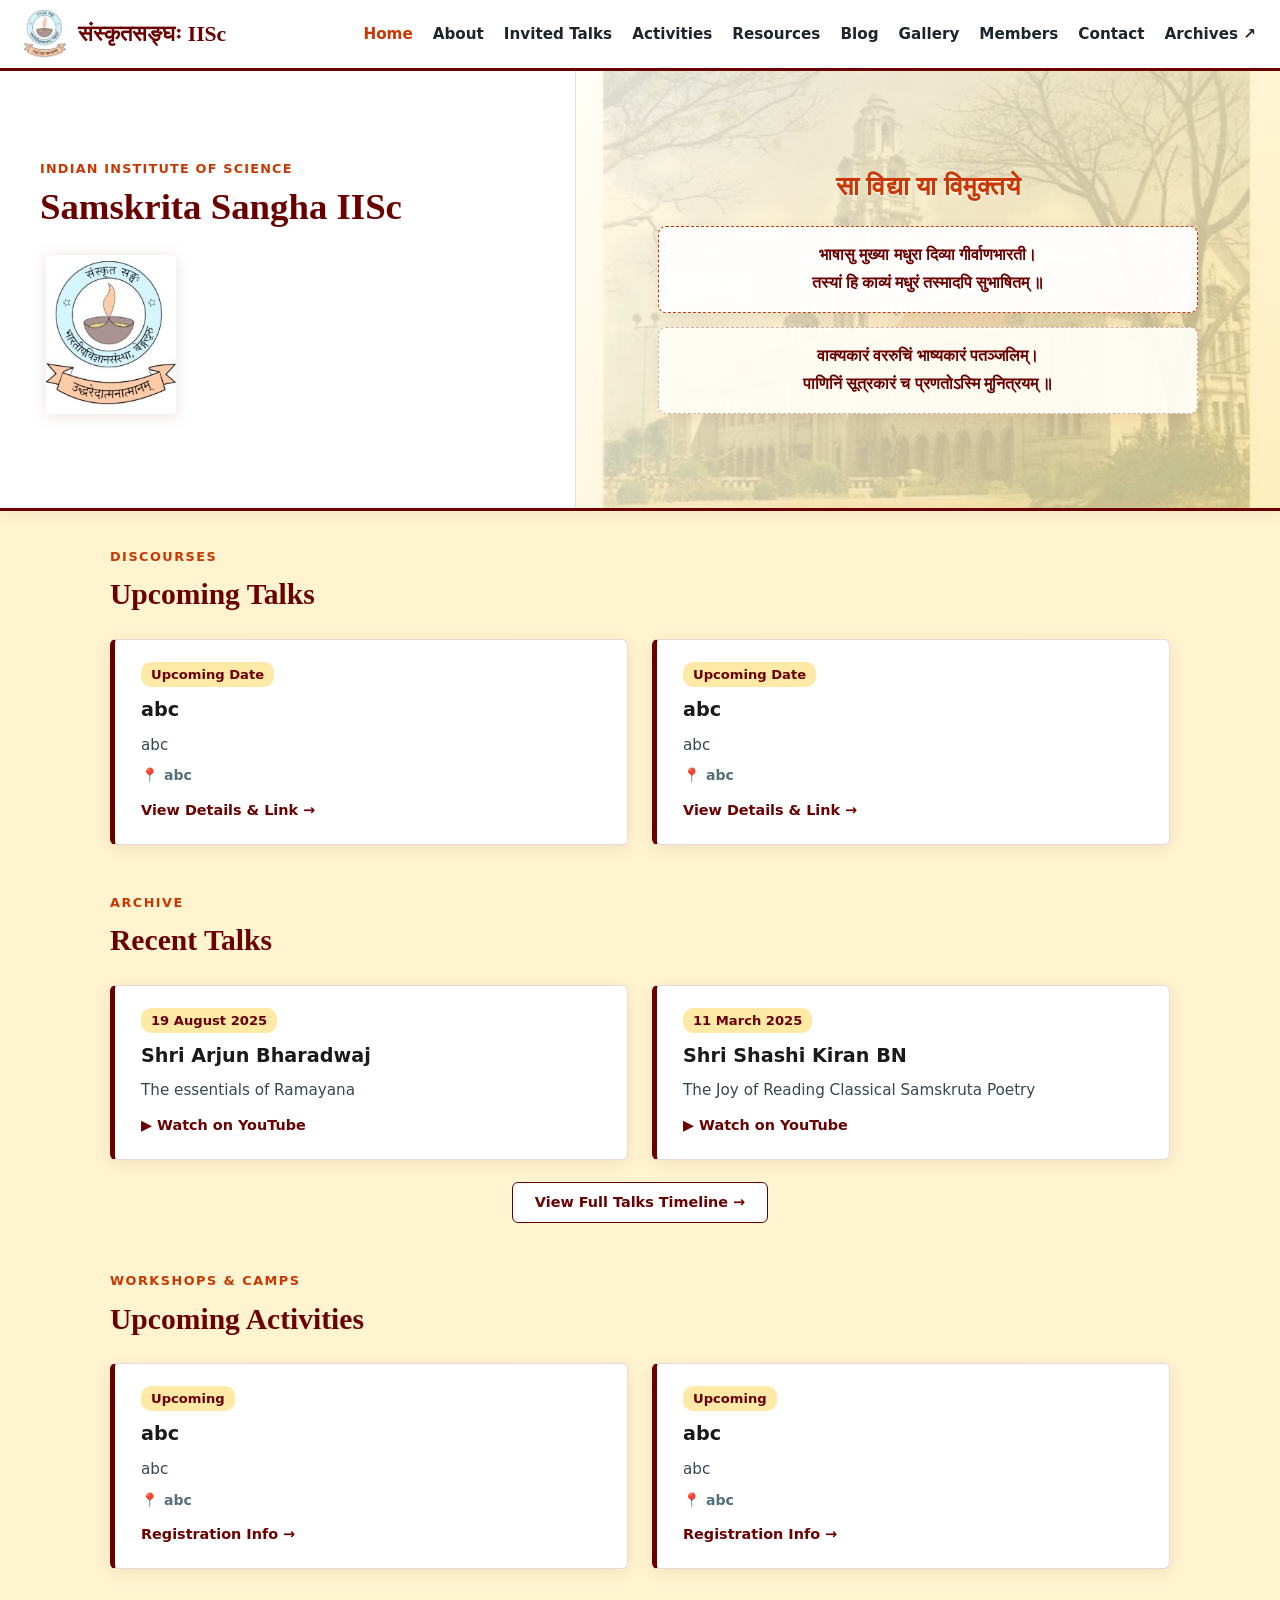
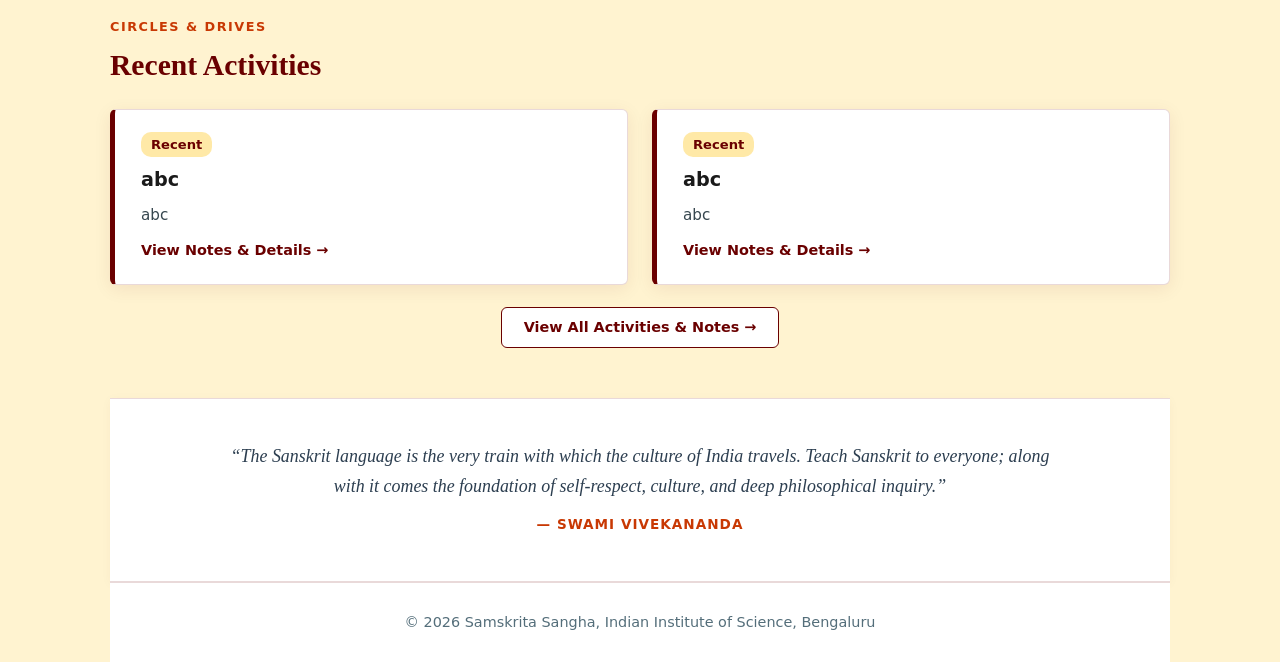
<file: index.html>
<!DOCTYPE html>
<html lang="en">
<head>
  <meta charset="UTF-8">
  <meta name="viewport" content="width=device-width, initial-scale=1.0">
  <title>Home — Samskrita Sangha IISc</title>
  <!-- Cache-busting v=6 ensures instant stylesheet refresh -->
  <link rel="stylesheet" href="css/style.css?v=6">
</head>
<body>

<header class="site-header">
  <nav class="main-nav">
    <a href="index.html" class="logo-container">
      <img src="images/logo.png" alt="Samskrita Sangha Logo" class="site-logo">
      <span class="logo-text">संस्कृतसङ्घः IISc</span>
    </a>
<ul class="nav-links">
  <li><a href="index.html" class = "active">Home</a></li>
  <li><a href="about.html">About</a></li>
  <li><a href="talks.html">Invited Talks</a></li>
  <li><a href="activities.html">Activities</a></li>
  <li><a href="resources.html">Resources</a></li>
  <li><a href="blogs.html">Blog</a></li>
  <li><a href="gallery.html">Gallery</a></li>
  <li><a href="members.html">Members</a></li>
  <li><a href="contact.html">Contact</a></li>
  <li><a href="http://web.archive.org/web/20170722154224/http://ssangha.sanskritdocuments.org/home/index.php?title=Main_Page" target="_blank" rel="noopener noreferrer" class="archive-link">Archives ↗</a></li>
</ul>
  </nav>
</header>

<!-- ── Full-Bleed Hero Banner ── -->
<!-- ── Full-Bleed Hero Banner with Foreground Building Image ── -->
<!-- ── Split Hero Banner ── -->
<section class="hero-split-banner">
  
  <!-- LEFT PANEL: Clean White Background for Brand & Emblem -->
  <div class="hero-left-panel">
    <span class="institute-badge">INDIAN INSTITUTE OF SCIENCE</span>
    <h1 class="hero-title">Samskrita Sangha IISc</h1>
    <div class="hero-emblem-wrap">
      <img src="images/logo.png" alt="Samskrita Sangha Emblem" class="hero-emblem">
    </div>
  </div>

  <!-- RIGHT PANEL: Building Background + Shlokas -->
  <div class="hero-right-panel">
    <!-- Building Image restricted solely to this right container -->
    <img src="images/main_building.jpg" 
         alt="IISc Main Building" 
         class="hero-bg-img" 
         onerror="this.onerror=null; this.src='images/main_building.png';">
    
    <!-- Warm overlay for text contrast -->
    <div class="hero-overlay"></div>

    <!-- Shlokas & Motto Layer -->
    <div class="hero-verses-content">
      <h2 class="hero-motto">सा विद्या या विमुक्तये</h2>

      <div class="verse-card">
        <p class="verse-text">
          भाषासु मुख्या मधुरा दिव्या गीर्वाणभारती।<br>
          तस्यां हि काव्यं मधुरं तस्मादपि सुभाषितम् ॥
        </p>
      </div>

      <div class="verse-card verse-card-secondary">
        <p class="verse-text">
          वाक्यकारं वररुचिं भाष्यकारं पतञ्जलिम्।<br>
          पाणिनिं सूत्रकारं च प्रणतोऽस्मि मुनित्रयम् ॥
        </p>
      </div>
    </div>
  </div>

</section>
<main class="container">

  <!-- ════════════ 1. UPCOMING TALKS (MAX 2) ════════════ -->
  <section class="home-block">
    <div class="block-header">
      <span class="section-label">Discourses</span>
      <h2 class="block-title">Upcoming Talks</h2>
    </div>

    <div class="grid-container">
      <div class="card">
        <div class="card-body">
          <span class="card-date">Upcoming Date</span>
          <h3 class="card-title">abc</h3>
          <p class="card-text">abc</p>
          <p class="card-location">📍 abc</p>
          <a href="talks.html" class="card-action-link">View Details & Link →</a>
        </div>
      </div>

      <div class="card">
        <div class="card-body">
          <span class="card-date">Upcoming Date</span>
          <h3 class="card-title">abc</h3>
          <p class="card-text">abc</p>
          <p class="card-location">📍 abc</p>
          <a href="talks.html" class="card-action-link">View Details & Link →</a>
        </div>
      </div>
    </div>
  </section>

  <!-- ════════════ 2. RECENT TALKS (MAX 2) ════════════ -->
  <section class="home-block">
    <div class="block-header">
      <span class="section-label">Archive</span>
      <h2 class="block-title">Recent Talks</h2>
    </div>

    <div class="grid-container">
      <!-- Talk 1 -->
      <div class="card">
        <div class="card-body">
          <span class="card-date">19 August 2025</span>
          <h3 class="card-title">Shri Arjun Bharadwaj</h3>
          <p class="card-text">The essentials of Ramayana</p>
          <a href="https://youtu.be/7UqmKLzYiPc?si=QE1mCLjQbvDYRQm2" target="_blank" rel="noopener noreferrer" class="card-action-link">
            ▶ Watch on YouTube
          </a>
        </div>
      </div>

      <!-- Talk 2 -->
      <div class="card">
        <div class="card-body">
          <span class="card-date">11 March 2025</span>
          <h3 class="card-title">Shri Shashi Kiran BN</h3>
          <p class="card-text">The Joy of Reading Classical Samskruta Poetry</p>
          <a href="https://youtu.be/PZI6Raf_i-c?si=01FJ7WAdwQkR4XUf" target="_blank" rel="noopener noreferrer" class="card-action-link">
            ▶ Watch on YouTube
          </a>
        </div>
      </div>
    </div>
    
    <div class="see-more-wrap">
      <a href="talks.html" class="btn-see-more">View Full Talks Timeline →</a>
    </div>
  </section>

  <!-- ════════════ 3. UPCOMING ACTIVITIES (MAX 2) ════════════ -->
  <section class="home-block">
    <div class="block-header">
      <span class="section-label">Workshops & Camps</span>
      <h2 class="block-title">Upcoming Activities</h2>
    </div>

    <div class="grid-container">
      <div class="card">
        <div class="card-body">
          <span class="card-date">Upcoming</span>
          <h3 class="card-title">abc</h3>
          <p class="card-text">abc</p>
          <p class="card-location">📍 abc</p>
          <a href="activities.html" class="card-action-link">Registration Info →</a>
        </div>
      </div>

      <div class="card">
        <div class="card-body">
          <span class="card-date">Upcoming</span>
          <h3 class="card-title">abc</h3>
          <p class="card-text">abc</p>
          <p class="card-location">📍 abc</p>
          <a href="activities.html" class="card-action-link">Registration Info →</a>
        </div>
      </div>
    </div>
  </section>

  <!-- ════════════ 4. RECENT ACTIVITIES (MAX 2) ════════════ -->
  <section class="home-block">
    <div class="block-header">
      <span class="section-label">Circles & Drives</span>
      <h2 class="block-title">Recent Activities</h2>
    </div>

    <div class="grid-container">
      <div class="card">
        <div class="card-body">
          <span class="card-date">Recent</span>
          <h3 class="card-title">abc</h3>
          <p class="card-text">abc</p>
          <a href="activities.html" class="card-action-link">View Notes & Details →</a>
        </div>
      </div>

      <div class="card">
        <div class="card-body">
          <span class="card-date">Recent</span>
          <h3 class="card-title">abc</h3>
          <p class="card-text">abc</p>
          <a href="activities.html" class="card-action-link">View Notes & Details →</a>
        </div>
      </div>
    </div>

    <div class="see-more-wrap">
      <a href="activities.html" class="btn-see-more">View All Activities & Notes →</a>
    </div>
  </section>
<section class="quotes-banner">
  <div class="quotes-inner">
    <div class="quote-slide active">
      <p class="quote-text">“The Sanskrit language is the very train with which the culture of India travels. Teach Sanskrit to everyone; along with it comes the foundation of self-respect, culture, and deep philosophical inquiry.”</p>
      <span class="quote-author">— Swami Vivekananda</span>
    </div>

    <div class="quote-slide">
      <p class="quote-text">“Sanskrit is not merely a language; it is a repository of our ancient wisdom in science, mathematics, medicine, and philosophy. Understanding it bridges our civilizational roots with contemporary scientific pursuits.”</p>
      <span class="quote-author">— Dr. A. P. J. Abdul Kalam</span>
    </div>

    <div class="quote-slide">
      <p class="quote-text">“The Sanscrit language, whatever be its antiquity, is of a wonderful structure; more perfect than the Greek, more copious than the Latin, and more exquisitely refined than either.”</p>
      <span class="quote-author">— Sir William Jones</span>
    </div>
  </div>
</section>

<footer>
  <p>© 2026 Samskrita Sangha, Indian Institute of Science, Bengaluru</p>
</footer>

<!-- ── Rotator Script ── -->
<script>
  document.addEventListener("DOMContentLoaded", () => {
    const slides = document.querySelectorAll(".quote-slide");
    let currentIndex = 0;
    if (slides.length > 1) {
      setInterval(() => {
        slides[currentIndex].classList.remove("active");
        currentIndex = (currentIndex + 1) % slides.length;
        slides[currentIndex].classList.add("active");
      }, 6000);
    }
  });
</script>

</body>
</html>
</file>
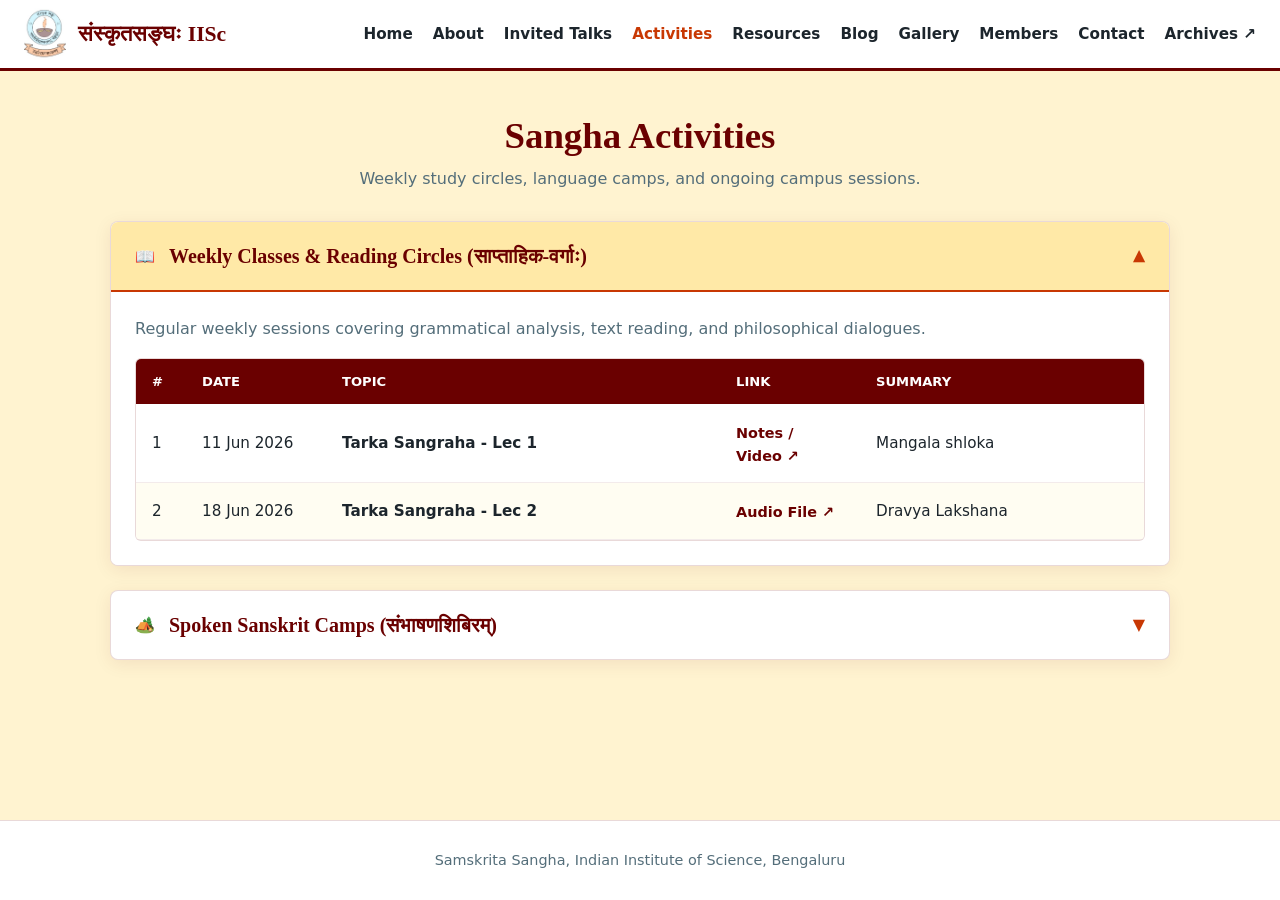
<file: activities.html>
<!DOCTYPE html>
<html lang="en">
<head>
  <meta charset="UTF-8">
  <meta name="viewport" content="width=device-width, initial-scale=1.0">
  <title>Activities — Samskrita Sangha IISc</title>
  <link rel="stylesheet" href="css/style.css?v=2">
</head>
<body>

<header class="site-header">
  <nav class="main-nav">
    <a href="index.html" class="logo-container">
      <img src="images/logo.png" alt="Samskrita Sangha Logo" class="site-logo">
      <span class="logo-text">संस्कृतसङ्घः IISc</span>
    </a>
    <ul class="nav-links">
      <li><a href="index.html">Home</a></li>
      <li><a href="about.html">About</a></li>
      <li><a href="talks.html">Invited Talks</a></li>
      <li><a href="activities.html" class="active">Activities</a></li>
      <li><a href="resources.html">Resources</a></li>
      <li><a href="blogs.html">Blog</a></li>
      <li><a href="gallery.html">Gallery</a></li>
      <li><a href="members.html">Members</a></li>
      <li><a href="contact.html">Contact</a></li>
      <li><a href="http://web.archive.org/web/20170722154224/http://ssangha.sanskritdocuments.org/home/index.php?title=Main_Page" target="_blank" rel="noopener noreferrer" class="archive-link">Archives ↗</a></li>
    </ul>
  </nav>
</header>

<main class="container">
  <h1 class="page-title">Sangha Activities</h1>
  <p class="page-subtitle">Weekly study circles, language camps, and ongoing campus sessions.</p>

  <!-- Weekly Classes Drawer -->
  <details class="activity-accordion" open>
    <summary class="accordion-header">
      <div class="header-left">
        <span class="header-icon">📖</span>
        <span class="header-title">Weekly Classes & Reading Circles (साप्ताहिक-वर्गाः)</span>
      </div>
      <span class="accordion-arrow">▼</span>
    </summary>
    <div class="accordion-content">
      <p style="margin-bottom: 16px; color: var(--text-muted);">
        Regular weekly sessions covering grammatical analysis, text reading, and philosophical dialogues.
      </p>
      <div class="table-responsive">
        <table class="activity-table">
          <thead>
            <tr>
              <th style="width: 50px;">#</th>
              <th style="width: 140px;">Date</th>
              <th>Topic</th>
              <th style="width: 140px;">Link</th>
              <th>Summary</th>
            </tr>
          </thead>
          <tbody>
            <tr>
              <td>1</td>
              <td>11 Jun 2026</td>
              <td><strong>Tarka Sangraha - Lec 1</strong></td>
              <td><a href="#" class="table-action-link">Notes / Video ↗</a></td>
              <td>Mangala shloka</td>
            </tr>
            <tr>
              <td>2</td>
              <td>18 Jun 2026</td>
              <td><strong>Tarka Sangraha - Lec 2</strong></td>
              <td><a href="#" class="table-action-link">Audio File ↗</a></td>
              <td>Dravya Lakshana</td>
            </tr>
          </tbody>
        </table>
      </div>
    </div>
  </details>

  <!-- Shibiram Drawer -->
  <details class="activity-accordion">
    <summary class="accordion-header">
      <div class="header-left">
        <span class="header-icon">🏕️</span>
        <span class="header-title">Spoken Sanskrit Camps (संभाषणशिबिरम्)</span>
      </div>
      <span class="accordion-arrow">▼</span>
    </summary>
    <div class="accordion-content">
      <p style="margin-bottom: 16px; color: var(--text-muted);">
        10-day intensive spoken Sanskrit camps conducted across campus in coordination with Samskrita Bharati.
      </p>
      <div class="table-responsive">
        <table class="activity-table">
          <thead>
            <tr>
              <th style="width: 50px;">#</th>
              <th style="width: 110px;">Year</th>
              <th style="width: 160px;">Student Count</th>
              <th>Teacher / Acharya</th>
              <th>Venue / Details</th>
            </tr>
          </thead>
          <tbody>
            <tr>
              <td>1</td>
              <td><strong>2026</strong></td>
              <td><span class="count-badge">42 Students</span></td>
              <td>xyz</td>
              <td>IDR building</td>
            </tr>
            <tr>
              <td>2</td>
              <td><strong>2025</strong></td>
              <td><span class="count-badge">30 Students</span></td>
              <td>Sudarshan</td>
              <td>IDR building</td>
            </tr>
          </tbody>
        </table>
      </div>
    </div>
  </details>
</main>

</body>
<footer>
  <p>  Samskrita Sangha, Indian Institute of Science, Bengaluru</p>
</footer>
</html>
</file>
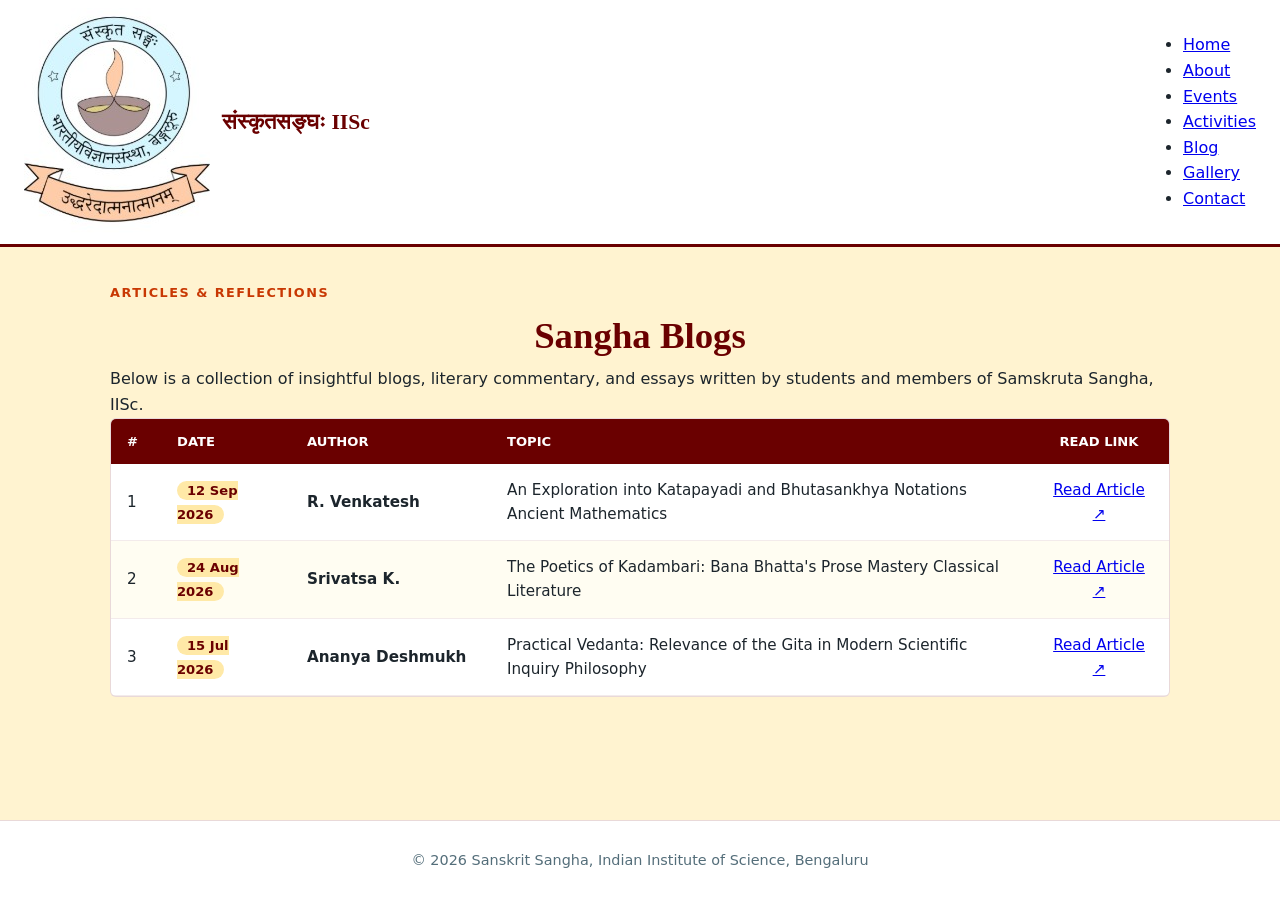
<file: blog.html>
<!DOCTYPE html>
<html lang="en">
<head>
  <meta charset="UTF-8">
  <meta name="viewport" content="width=device-width, initial-scale=1.0">
  <title>Events — Sanskrit Sangha IISc</title>
  <link rel="stylesheet" href="css/style.css">
</head>
<body>

<header>
  <nav>
    <a href="index.html" class="logo-container">
      <img src="images/logo.png" alt="Sanskrit Sangha Logo">
      <span class="logo-text">संस्कृतसङ्घः IISc</span>
    </a>
    <ul>
      <li><a href="index.html">Home</a></li>
      <li><a href="about.html">About</a></li>
      <li><a href="talks.html" class="active">Events</a></li>
      <li><a href="activities.html">Activities</a></li>
      <li><a href="blog.html">Blog</a></li>
      <li><a href="gallery.html">Gallery</a></li>
      <li><a href="contact.html">Contact</a></li>
    </ul>
  </nav>
</header>
<div class="container">
  <span class="section-label">Articles & Reflections</span>
  <h1 class="page-title">Sangha Blogs</h1>
  
  <!-- Brief Intro Paragraph -->
  <p class="blog-intro-text">
    Below is a collection of insightful blogs, literary commentary, and essays written by students and members of Samskruta Sangha, IISc.
  </p>

  <!-- ── High-Contrast Brand Table ── -->
  <div class="table-responsive blog-table-wrapper">
    <table class="activity-table blog-table">
      <thead>
        <tr>
          <th style="width: 50px;">#</th>
          <th style="width: 130px;">Date</th>
          <th style="width: 200px;">Author</th>
          <th>Topic</th>
          <th style="width: 140px; text-align: center;">Read Link</th>
        </tr>
      </thead>
      <tbody>
        <tr>
          <td>1</td>
          <td><span class="table-date">12 Sep 2026</span></td>
          <td><strong>R. Venkatesh</strong></td>
          <td class="topic-cell">
            <span class="topic-title">An Exploration into Katapayadi and Bhutasankhya Notations</span>
            <span class="topic-tag">Ancient Mathematics</span>
          </td>
          <td style="text-align: center;">
            <a href="blogs/katapayadi-system.html" class="btn-read-blog">Read Article ↗</a>
          </td>
        </tr>
        <tr>
          <td>2</td>
          <td><span class="table-date">24 Aug 2026</span></td>
          <td><strong>Srivatsa K.</strong></td>
          <td class="topic-cell">
            <span class="topic-title">The Poetics of Kadambari: Bana Bhatta's Prose Mastery</span>
            <span class="topic-tag">Classical Literature</span>
          </td>
          <td style="text-align: center;">
            <a href="blogs/kadambari-kavya.html" class="btn-read-blog">Read Article ↗</a>
          </td>
        </tr>
        <tr>
          <td>3</td>
          <td><span class="table-date">15 Jul 2026</span></td>
          <td><strong>Ananya Deshmukh</strong></td>
          <td class="topic-cell">
            <span class="topic-title">Practical Vedanta: Relevance of the Gita in Modern Scientific Inquiry</span>
            <span class="topic-tag">Philosophy</span>
          </td>
          <td style="text-align: center;">
            <a href="blogs/vedanta-in-science.html" class="btn-read-blog">Read Article ↗</a>
          </td>
        </tr>
      </tbody>
    </table>
  </div>
</div>

<footer>
  <p>© 2026 Sanskrit Sangha, Indian Institute of Science, Bengaluru</p>
</footer>

</body>
</html>
</file>
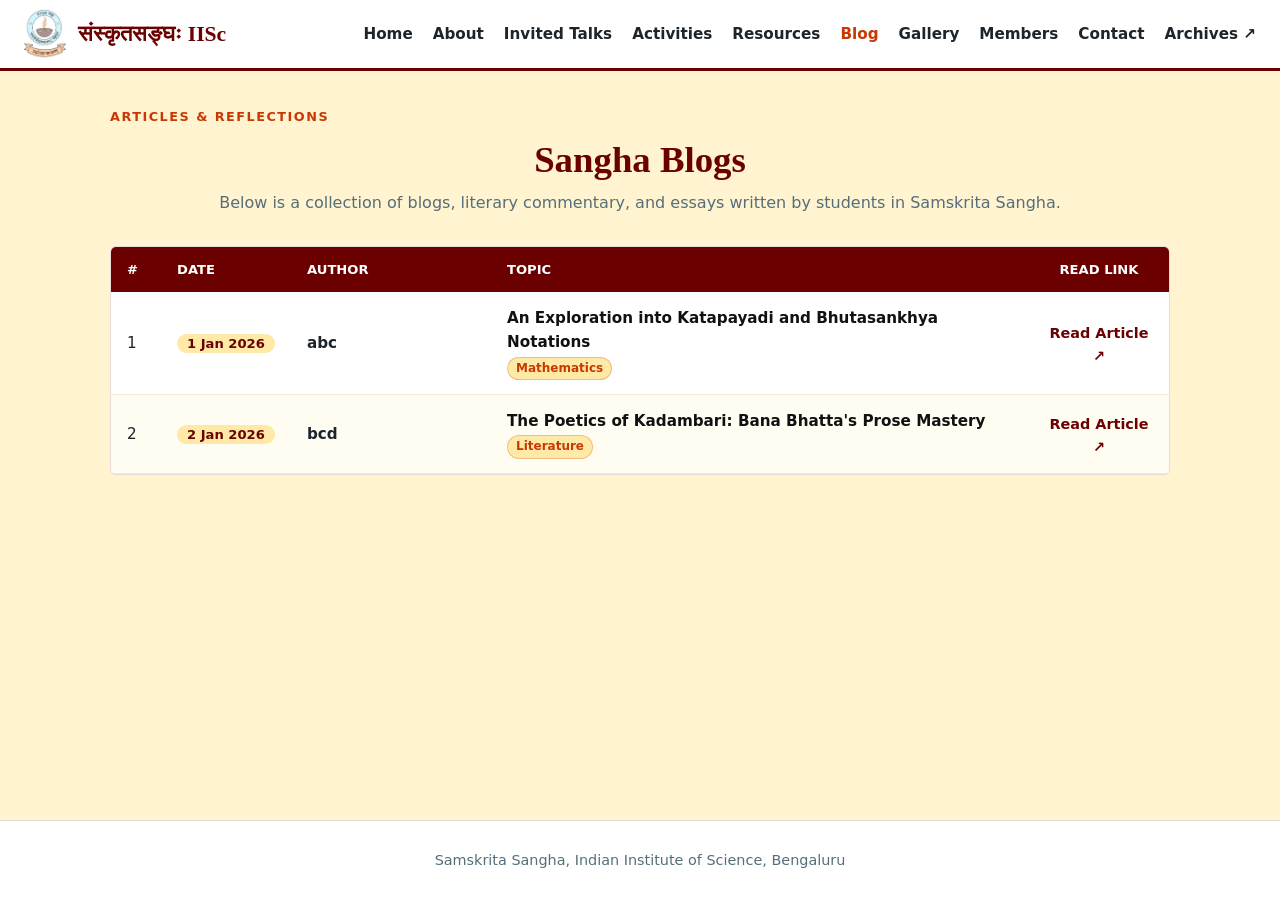
<file: blogs.html>
<!DOCTYPE html>
<html lang="en">
<head>
  <meta charset="UTF-8">
  <meta name="viewport" content="width=device-width, initial-scale=1.0">
  <title>Blog — Samskrita Sangha IISc</title>
  <link rel="stylesheet" href="css/style.css?v=2">
</head>
<body>

<header class="site-header">
  <nav class="main-nav">
    <a href="index.html" class="logo-container">
      <img src="images/logo.png" alt="Samskrita Sangha Logo" class="site-logo">
      <span class="logo-text">संस्कृतसङ्घः IISc</span>
    </a>
<ul class="nav-links">
  <li><a href="index.html">Home</a></li>
  <li><a href="about.html">About</a></li>
  <li><a href="talks.html">Invited Talks</a></li>
  <li><a href="activities.html">Activities</a></li>
  <li><a href="resources.html">Resources</a></li>
  <li><a href="blogs.html" class="active">Blog</a></li>
  <li><a href="gallery.html">Gallery</a></li>
  <li><a href="members.html">Members</a></li>
  <li><a href="contact.html">Contact</a></li>
  <li><a href="http://web.archive.org/web/20170722154224/http://ssangha.sanskritdocuments.org/home/index.php?title=Main_Page" target="_blank" rel="noopener noreferrer" class="archive-link">Archives ↗</a></li>
</ul>
  </nav>
</header>

<main class="container">
  <span class="section-label">Articles & Reflections</span>
  <h1 class="page-title">Sangha Blogs</h1>
  <p class="page-subtitle">Below is a collection of blogs, literary commentary, and essays written by students in Samskrita Sangha.</p>

  <div class="table-responsive">
    <table class="blog-table">
      <thead>
        <tr>
          <th style="width: 50px;">#</th>
          <th style="width: 130px;">Date</th>
          <th style="width: 200px;">Author</th>
          <th>Topic</th>
          <th style="width: 140px; text-align: center;">Read Link</th>
        </tr>
      </thead>
      <tbody>
        <tr>
          <td>1</td>
          <td><span class="table-date">1 Jan 2026</span></td>
          <td><strong>abc</strong></td>
          <td>
            <div style="font-weight:700; color: #111;">An Exploration into Katapayadi and Bhutasankhya Notations</div>
            <span class="badge-accent" style="font-size:0.75rem; padding: 1px 8px;">Mathematics</span>
          </td>
          <td style="text-align: center;">
            <a href="#" class="table-action-link">Read Article ↗</a>
          </td>
        </tr>
        <tr>
          <td>2</td>
          <td><span class="table-date">2 Jan 2026</span></td>
          <td><strong>bcd</strong></td>
          <td>
            <div style="font-weight:700; color: #111;">The Poetics of Kadambari: Bana Bhatta's Prose Mastery</div>
            <span class="badge-accent" style="font-size:0.75rem; padding: 1px 8px;">Literature</span>
          </td>
          <td style="text-align: center;">
            <a href="#" class="table-action-link">Read Article ↗</a>
          </td>
        </tr>
        <tr>

        </tr>
      </tbody>
    </table>
  </div>
</main>


</body>

<footer>
  <p>  Samskrita Sangha, Indian Institute of Science, Bengaluru</p>
</footer>
</html>
</file>
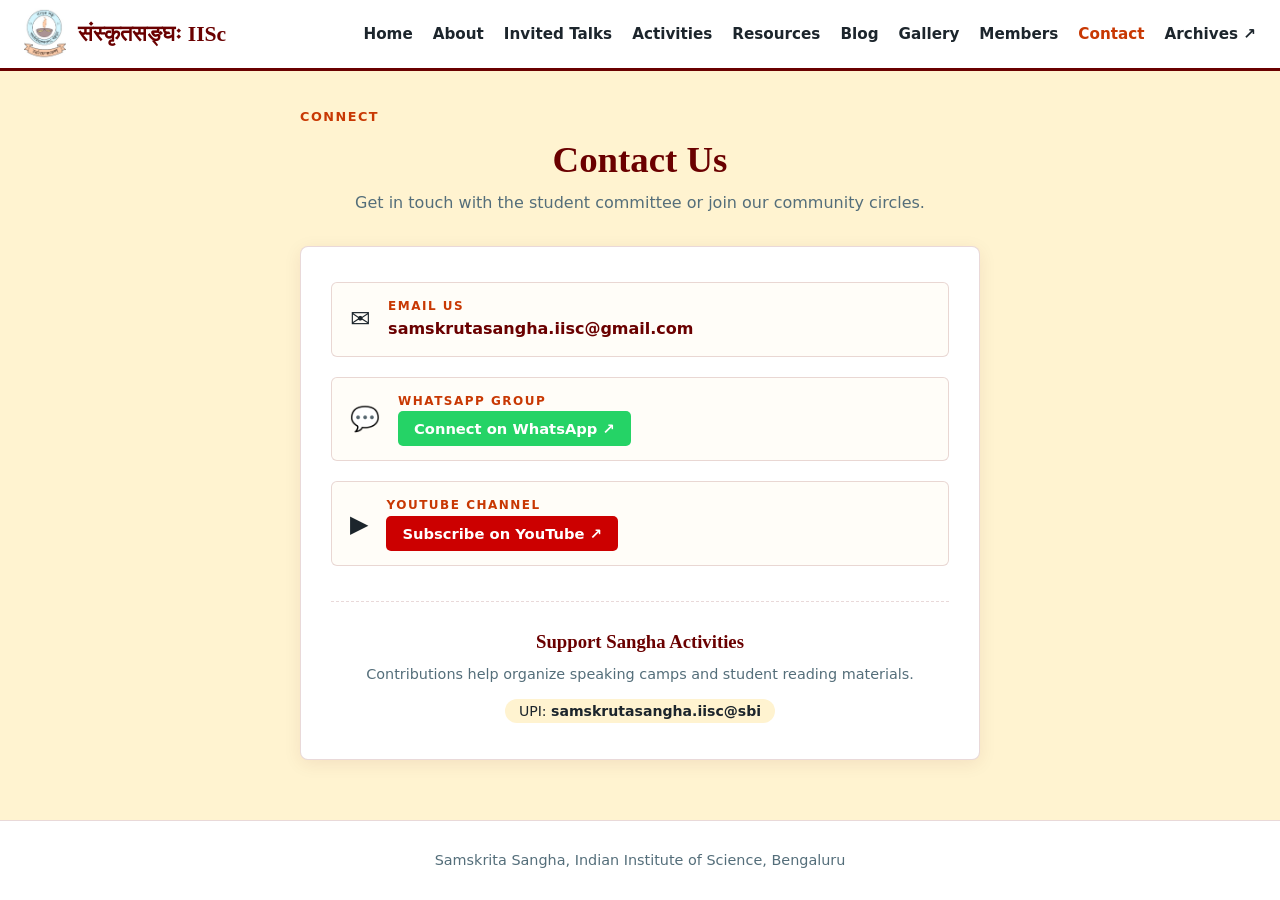
<file: contact.html>
<!DOCTYPE html>
<html lang="en">
<head>
  <meta charset="UTF-8">
  <meta name="viewport" content="width=device-width, initial-scale=1.0">
  <title>Contact — Samskrita Sangha IISc</title>
  <link rel="stylesheet" href="css/style.css?v=2">
</head>
<body>

<header class="site-header">
  <nav class="main-nav">
    <a href="index.html" class="logo-container">
      <img src="images/logo.png" alt="Samskrita Sangha Logo" class="site-logo">
      <span class="logo-text">संस्कृतसङ्घः IISc</span>
    </a>
 <ul class="nav-links">
  <li><a href="index.html">Home</a></li>
  <li><a href="about.html">About</a></li>
  <li><a href="talks.html">Invited Talks</a></li>
  <li><a href="activities.html">Activities</a></li>
  <li><a href="resources.html">Resources</a></li>
  <li><a href="blogs.html">Blog</a></li>
  <li><a href="gallery.html">Gallery</a></li>
  <li><a href="members.html">Members</a></li>
  <li><a href="contact.html" class="active">Contact</a></li>
  <li><a href="http://web.archive.org/web/20170722154224/http://ssangha.sanskritdocuments.org/home/index.php?title=Main_Page" target="_blank" rel="noopener noreferrer" class="archive-link">Archives ↗</a></li>
</ul>
  </nav>
</header>

<main class="container">
  <div class="contact-wrapper">
    <span class="section-label">Connect</span>
    <h1 class="page-title">Contact Us</h1>
    <p class="page-subtitle">Get in touch with the student committee or join our community circles.</p>

    <div class="contact-card">
      <ul class="contact-list">
        <li class="contact-item">
          <div style="font-size: 1.5rem;">✉️</div>
          <div>
            <div class="section-label" style="margin: 0; font-size: 0.75rem;">Email Us</div>
            <a href="mailto:samskrutasangha.iisc@gmail.com" class="contact-link">samskrutasangha.iisc@gmail.com</a>
          </div>
        </li>

        <li class="contact-item">
          <div style="font-size: 1.5rem;">💬</div>
          <div>
            <div class="section-label" style="margin: 0; font-size: 0.75rem;">WhatsApp Group</div>
            <a href="https://chat.whatsapp.com/JSRgm77b3J9LOLZXSMdBfJ" target="_blank" rel="noopener noreferrer" class="btn-contact-action btn-whatsapp">Connect on WhatsApp ↗</a>
          </div>
        </li>

        <li class="contact-item">
          <div style="font-size: 1.5rem;">▶️</div>
          <div>
            <div class="section-label" style="margin: 0; font-size: 0.75rem;">YouTube Channel</div>
            <a href="www.youtube.com/@SamskrutaSanghaIIScसंस्कृतसङ्घ" target="_blank" rel="noopener noreferrer" class="btn-contact-action btn-youtube">Subscribe on YouTube ↗</a>
          </div>
        </li>
      </ul>

      <div class="donation-box">
        <h3 style="font-family:'Georgia', serif; color: var(--maroon-deep); margin-bottom: 6px;">Support Sangha Activities</h3>
        <p style="font-size:0.9rem; color: var(--text-muted); margin-bottom: 12px;">Contributions help organize speaking camps and student reading materials.</p>
        <span class="upi-id">UPI: <strong>samskrutasangha.iisc@sbi</strong></span>
      </div>
    </div>
  </div>
</main>

</body>
<footer>
  <p>  Samskrita Sangha, Indian Institute of Science, Bengaluru</p>
</footer>
</html>
</file>
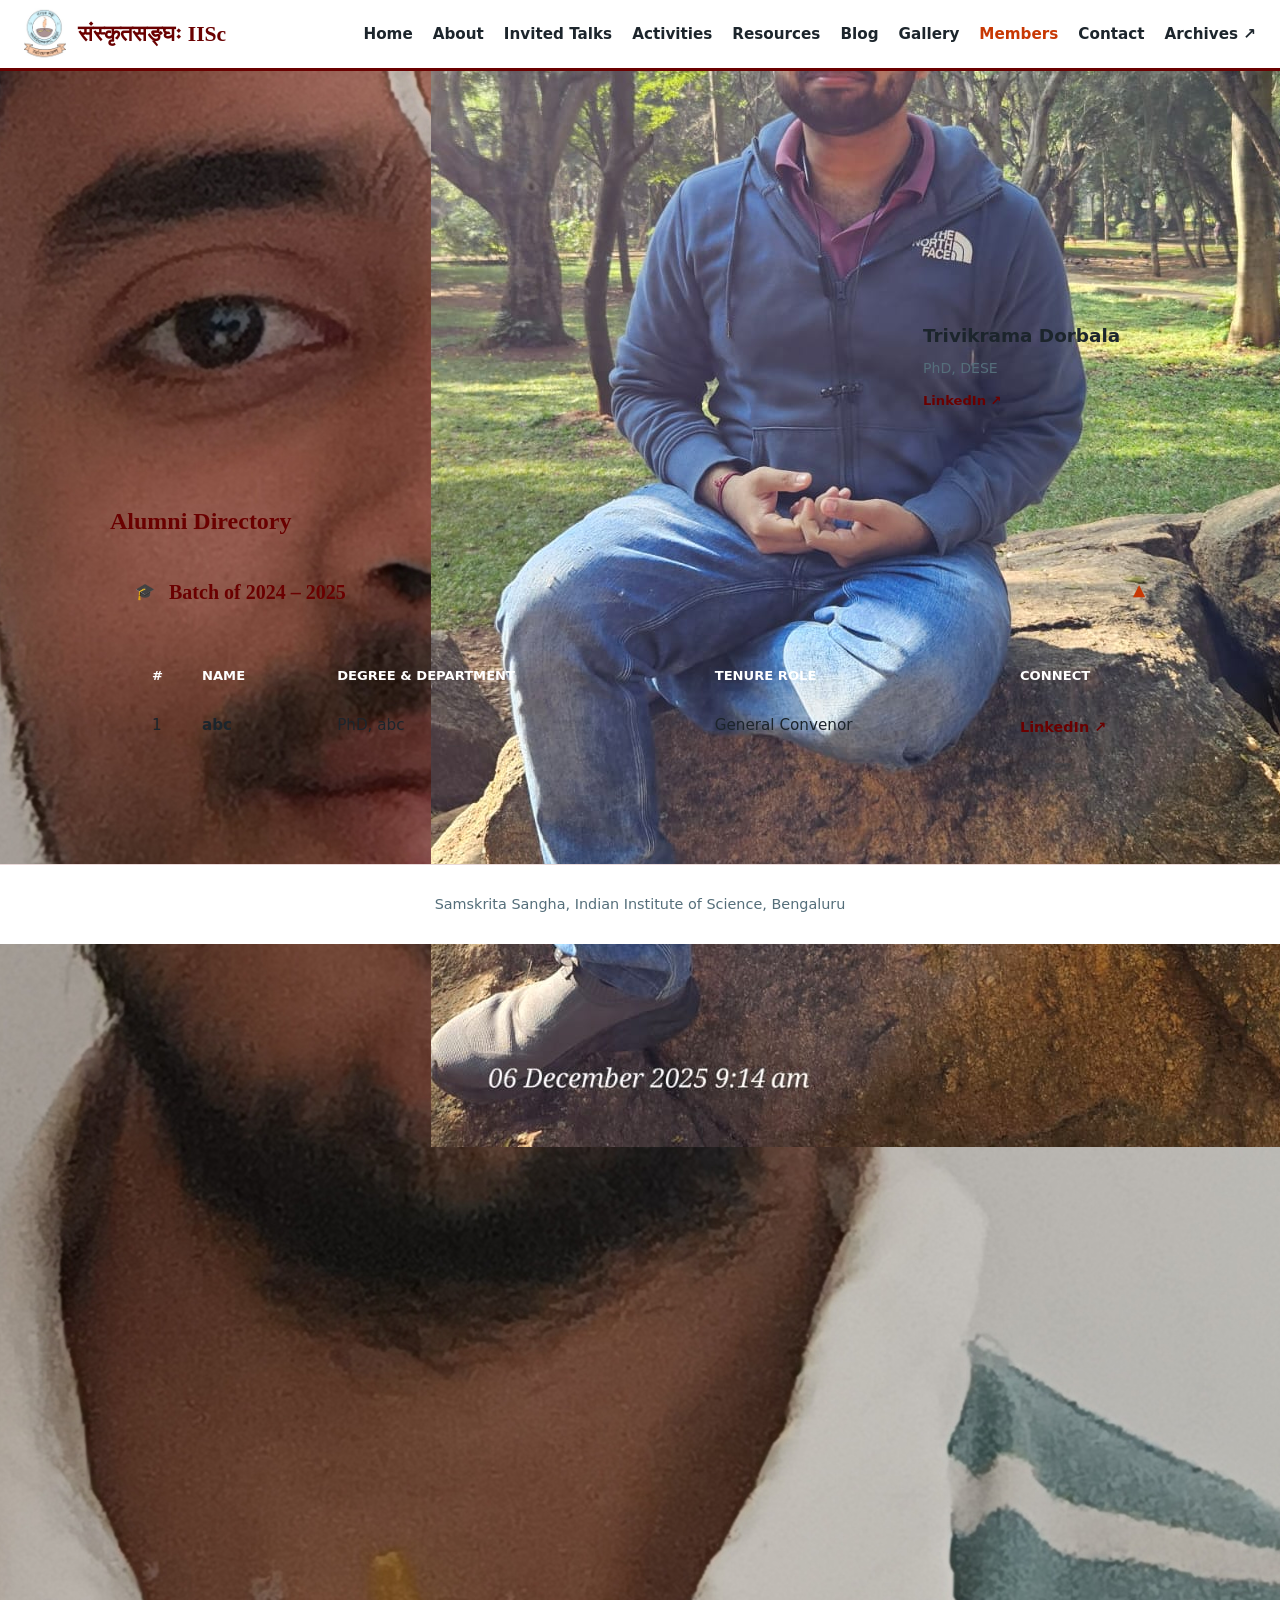
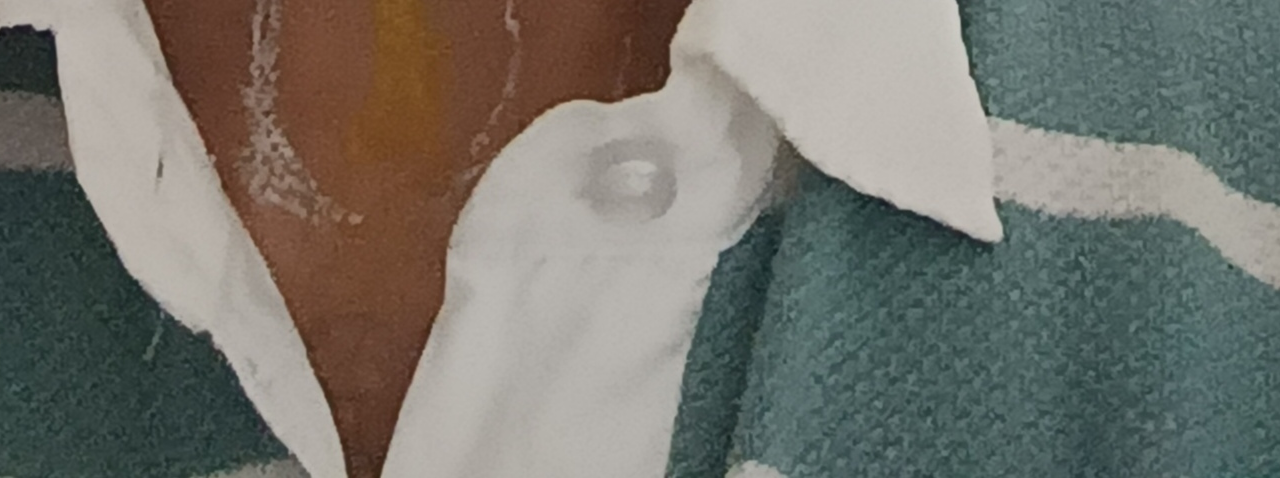
<file: members.html>
<!DOCTYPE html>
<html lang="en">
<head>
  <meta charset="UTF-8">
  <meta name="viewport" content="width=device-width, initial-scale=1.0">
  <title>Members — Samskrita Sangha IISc</title>
  <link rel="stylesheet" href="css/style.css?v=2">
</head>
<body>

<header class="site-header">
  <nav class="main-nav">
    <a href="index.html" class="logo-container">
      <img src="images/logo.png" alt="Samskrita Sangha Logo" class="site-logo">
      <span class="logo-text">संस्कृतसङ्घः IISc</span>
    </a>
<ul class="nav-links">
  <li><a href="index.html">Home</a></li>
  <li><a href="about.html">About</a></li>
  <li><a href="talks.html">Invited Talks</a></li>
  <li><a href="activities.html">Activities</a></li>
  <li><a href="resources.html">Resources</a></li>
  <li><a href="blogs.html">Blog</a></li>
  <li><a href="gallery.html">Gallery</a></li>
  <li><a href="members.html" class="active">Members</a></li>
  <li><a href="contact.html">Contact</a></li>
  <li><a href="http://web.archive.org/web/20170722154224/http://ssangha.sanskritdocuments.org/home/index.php?title=Main_Page" target="_blank" rel="noopener noreferrer" class="archive-link">Archives ↗</a></li>
</ul>
  </nav>
</header>

<main class="container">
  <span class="section-label">People</span>
  <h1 class="page-title">Members & Volunteers</h1>
  <p class="page-subtitle">The students, research scholars, and alumni carrying forward our initiatives at IISc.</p>

  <div class="home-block">
    <h2 class="block-title" style="font-size: 1.5rem; margin-bottom: 16px;">Active Committee & Volunteers</h2>
    <div class="member-grid">
      <div class="member-card">
        <div class="member-avatar">
            <img src="images/office_bearers/Aditya president.jpg">
        </div>
        <div class="member-details">
          <h3 class="member-name">Aditya Singh</h3>
          <span class="member-role">President</span>
          <p class="member-dept">PhD, Mechanical Engg</p>
          <div class="member-links">
            <a href="https://www.linkedin.com/in/aditya-singh-1a70971b2/" target="_blank" rel="noopener noreferrer">LinkedIn ↗</a>
            <a href="mailto:samskrutasangha.iisc@gmail.com">Email ✉</a>
          </div>
        </div>
      </div>


      
        <div class="member-card">
            <div class="member-avatar">
              <img src="images/office_bearers/R_Venkatesh_secretary.jpg">
            </div>
            <div class="member-details">
            <h3 class="member-name">R Venkatesh</h3>
            <span class="member-role">Secretary</span>
            <p class="member-dept">PhD, CDS</p>
            <div class="member-links">
                <a href="https://www.linkedin.com/in/aditya-singh-1a70971b2/" target="_blank" rel="noopener noreferrer">LinkedIn ↗</a>
                <a href="mailto:rvenki2000@gmail.com">Email ✉</a>
            </div>
            </div>
      </div>


      <div class="member-card">
        <div class="member-avatar">
            <img src="images/office_bearers/Trivikram_PhD_DESE_treasurer.jpg">
        </div>
        <div class="member-details">
          <h3 class="member-name">Trivikrama Dorbala</h3>
          <span class="member-role"></span>
          <p class="member-dept">PhD, DESE</p>
          <div class="member-links">
            <a href="https://www.linkedin.com/in/trivikram-dorbala-b24435171/" target="_blank" rel="noopener noreferrer">LinkedIn ↗</a>
          </div>
        </div>
      </div>
    </div>
  </div>

  <div class="home-block">
    <h2 class="block-title" style="font-size: 1.5rem; margin-bottom: 16px;">Alumni Directory</h2>
    <details class="activity-accordion" open>
      <summary class="accordion-header">
        <div class="header-left">
          <span class="header-icon">🎓</span>
          <span class="header-title">Batch of 2024 – 2025</span>
        </div>
        <span class="accordion-arrow">▼</span>
      </summary>
      <div class="accordion-content">
        <div class="table-responsive">
          <table class="activity-table">
            <thead>
              <tr>
                <th style="width: 50px;">#</th>
                <th>Name</th>
                <th>Degree & Department</th>
                <th>Tenure Role</th>
                <th style="width: 140px;">Connect</th>
              </tr>
            </thead>
            <tbody>
              <tr>
                <td>1</td>
                <td><strong>abc</strong></td>
                <td>PhD, abc</td>
                <td>General Convenor</td>
                <td><a href="https://linkedin.com" target="_blank" class="table-action-link">LinkedIn ↗</a></td>
              </tr>
            </tbody>
          </table>
        </div>
      </div>
    </details>
  </div>
</main>

</body>
<footer>
  <p>  Samskrita Sangha, Indian Institute of Science, Bengaluru</p>
</footer>

</html>
</file>
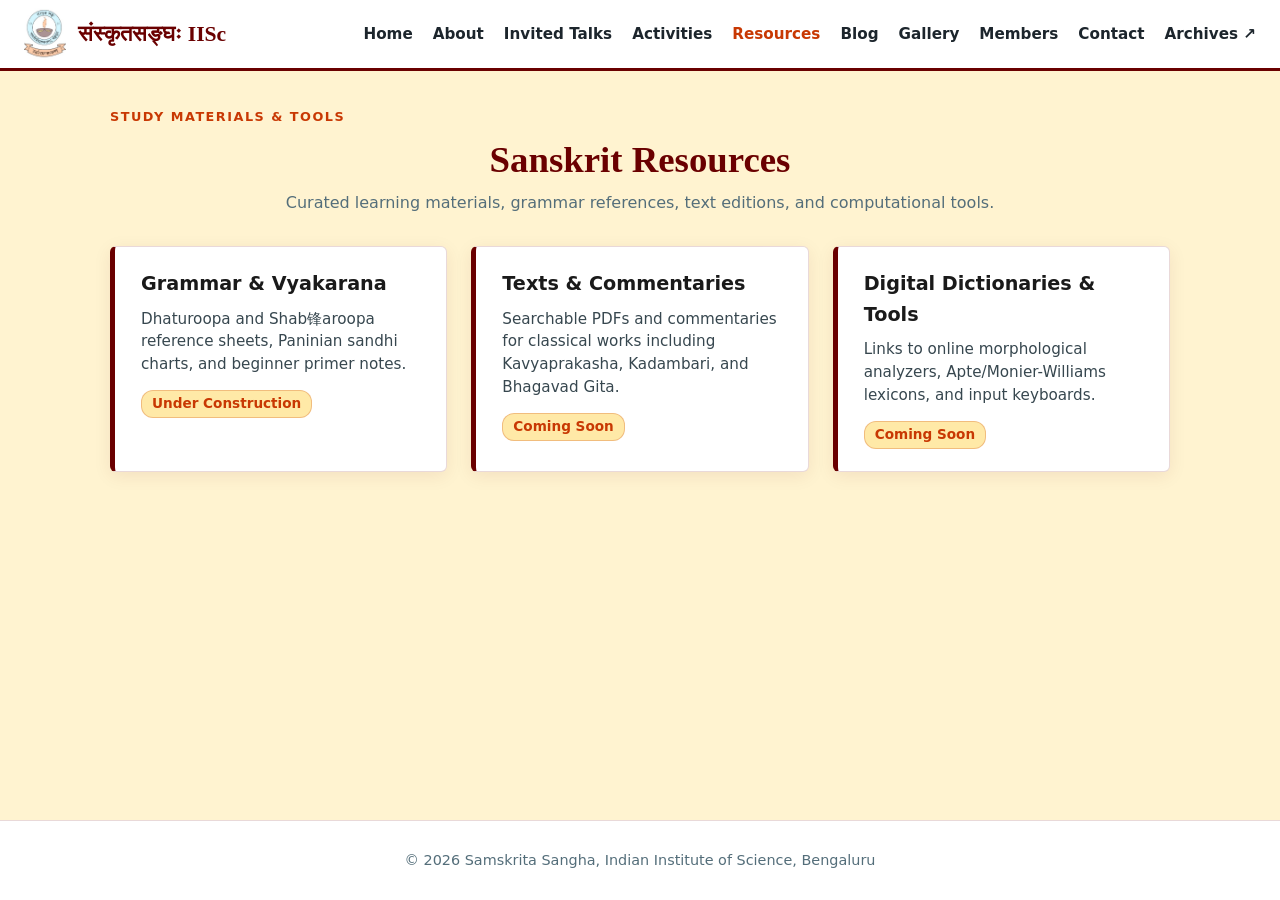
<file: resources.html>
<!DOCTYPE html>
<html lang="en">
<head>
  <meta charset="UTF-8">
  <meta name="viewport" content="width=device-width, initial-scale=1.0">
  <title>Resources — Samskrita Sangha IISc</title>
  <link rel="stylesheet" href="css/style.css?v=8">
</head>
<body>

<header class="site-header">
  <nav class="main-nav">
    <a href="index.html" class="logo-container">
      <img src="images/logo.png" alt="Samskrita Sangha Logo" class="site-logo">
      <span class="logo-text">संस्कृतसङ्घः IISc</span>
    </a>
<ul class="nav-links">
  <li><a href="index.html">Home</a></li>
  <li><a href="about.html">About</a></li>
  <li><a href="talks.html">Invited Talks</a></li>
  <li><a href="activities.html">Activities</a></li>
  <li><a href="resources.html" class="active">Resources</a></li>
  <li><a href="blogs.html">Blog</a></li>
  <li><a href="gallery.html">Gallery</a></li>
  <li><a href="members.html">Members</a></li>
  <li><a href="contact.html">Contact</a></li>
  <li><a href="http://web.archive.org/web/20170722154224/http://ssangha.sanskritdocuments.org/home/index.php?title=Main_Page" target="_blank" rel="noopener noreferrer" class="archive-link">Archives ↗</a></li>
</ul>
  </nav>
</header>

<main class="container">
  <span class="section-label">Study Materials & Tools</span>
  <h1 class="page-title">Sanskrit Resources</h1>
  <p class="page-subtitle">Curated learning materials, grammar references, text editions, and computational tools.</p>

  <div class="grid-container">
    <!-- Category 1: Grammar & Foundation -->
    <div class="card">
      <div class="card-body">
        <h3 class="card-title">Grammar & Vyakarana</h3>
        <p class="card-text">Dhaturoopa and Shab锋aroopa reference sheets, Paninian sandhi charts, and beginner primer notes.</p>
        <span class="badge-accent" style="width: fit-content; margin-top: 6px;">Under Construction</span>
      </div>
    </div>

    <!-- Category 2: Texts & E-Books -->
    <div class="card">
      <div class="card-body">
        <h3 class="card-title">Texts & Commentaries</h3>
        <p class="card-text">Searchable PDFs and commentaries for classical works including Kavyaprakasha, Kadambari, and Bhagavad Gita.</p>
        <span class="badge-accent" style="width: fit-content; margin-top: 6px;">Coming Soon</span>
      </div>
    </div>

    <!-- Category 3: Computational & Digital Tools -->
    <div class="card">
      <div class="card-body">
        <h3 class="card-title">Digital Dictionaries & Tools</h3>
        <p class="card-text">Links to online morphological analyzers, Apte/Monier-Williams lexicons, and input keyboards.</p>
        <span class="badge-accent" style="width: fit-content; margin-top: 6px;">Coming Soon</span>
      </div>
    </div>
  </div>
</main>

<footer>
  <p>© 2026 Samskrita Sangha, Indian Institute of Science, Bengaluru</p>
</footer>

</body>
</html>
</file>
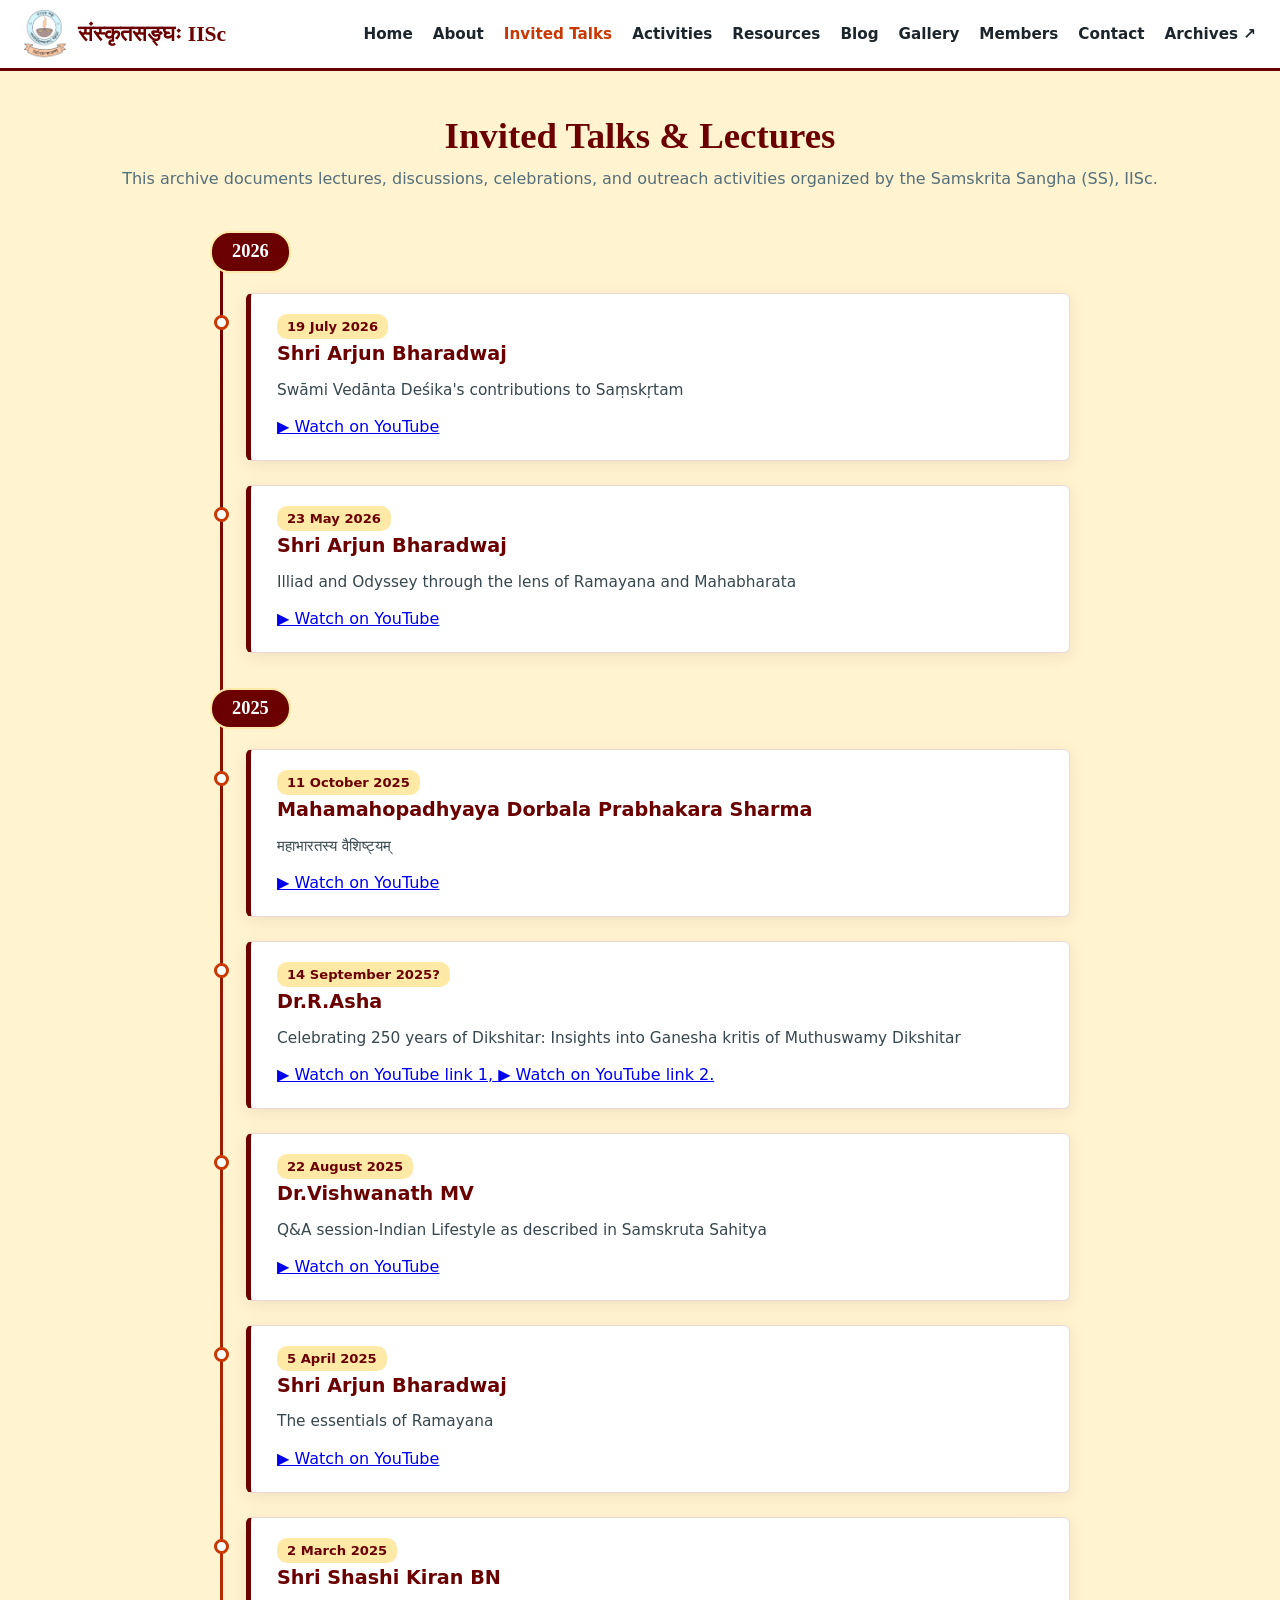
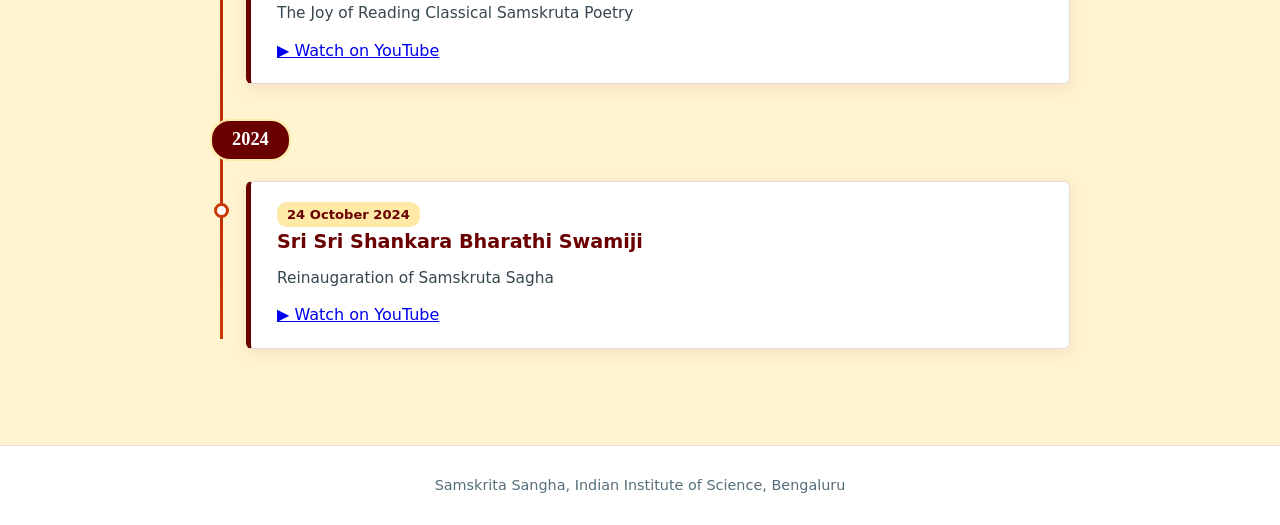
<file: talks.html>
<!DOCTYPE html>
<html lang="en">
<head>
  <meta charset="UTF-8">
  <meta name="viewport" content="width=device-width, initial-scale=1.0">
  <title>Invited Talks — Samskrita Sangha IISc</title>
  <link rel="stylesheet" href="css/style.css?v=2">
</head>
<body>

<header class="site-header">
  <nav class="main-nav">
    <a href="index.html" class="logo-container">
      <img src="images/logo.png" alt="Samskrita Sangha Logo" class="site-logo">
      <span class="logo-text">संस्कृतसङ्घः IISc</span>
    </a>
<ul class="nav-links">
  <li><a href="index.html">Home</a></li>
  <li><a href="about.html">About</a></li>
  <li><a href="talks.html" class="active">Invited Talks</a></li>
  <li><a href="activities.html">Activities</a></li>
  <li><a href="resources.html">Resources</a></li>
  <li><a href="blogs.html">Blog</a></li>
  <li><a href="gallery.html">Gallery</a></li>
  <li><a href="members.html">Members</a></li>
  <li><a href="contact.html">Contact</a></li>
  <li><a href="http://web.archive.org/web/20170722154224/http://ssangha.sanskritdocuments.org/home/index.php?title=Main_Page" target="_blank" rel="noopener noreferrer" class="archive-link">Archives ↗</a></li>
</ul>
  </nav>
</header>

<main class="container">
  <h1 class="page-title">Invited Talks & Lectures</h1>
  <p class="page-subtitle">This archive documents lectures, discussions, celebrations, and outreach activities organized by the Samskrita Sangha (SS), IISc.

</p>

  <div class="timeline">
    <!-- 2025 -->
    <div class="timeline-year">
      <span>2026</span>
    </div>

    <div class="timeline-item">
      <div class="timeline-marker"></div>
      <div class="timeline-content">
        <div class="card-date">19 July 2026</div>
        <h3 class="timeline-title">Shri Arjun Bharadwaj</h3>
        <p class="timeline-desc">Swāmi Vedānta Deśika's contributions to Saṃskṛtam</p>
        <a href="https://youtu.be/mBT5fvOA1dY" target="_blank" rel="noopener noreferrer" class="timeline-link">▶ Watch on YouTube</a>
      </div>
    </div>

    <div class="timeline-item">
      <div class="timeline-marker"></div>
      <div class="timeline-content">
        <div class="card-date">23 May 2026</div>
        <h3 class="timeline-title">Shri Arjun Bharadwaj</h3>
        <p class="timeline-desc">Illiad and Odyssey through the lens of Ramayana and Mahabharata</p>
        <a href="https://youtu.be/2Cv1X-POvi8" target="_blank" rel="noopener noreferrer" class="timeline-link">▶ Watch on YouTube</a>
      </div>
    </div>
    
<div class="timeline-year">
      <span>2025</span>
    </div>

    <div class="timeline-item">
      <div class="timeline-marker"></div>
      <div class="timeline-content">
        <div class="card-date">11 October 2025</div>
        <h3 class="timeline-title">Mahamahopadhyaya Dorbala Prabhakara Sharma </h3>
        <p class="timeline-desc"> महाभारतस्य वैशिष्ट्यम् </p>
        <a href="https://youtu.be/q3pxcmpSU6U?si=3nzMcccTF9sIJrQO" target="_blank" rel="noopener noreferrer" class="timeline-link">▶ Watch on YouTube</a>
      </div>
    </div>

    <div class="timeline-item">
      <div class="timeline-marker"></div>
      <div class="timeline-content">
        <div class="card-date">14 September 2025?</div>
        <h3 class="timeline-title">Dr.R.Asha</h3>
        <p class="timeline-desc">Celebrating 250 years of Dikshitar: Insights into Ganesha kritis of Muthuswamy Dikshitar</p>
        <a href="https://youtu.be/6kD_Y6OBqWw?si=8vn-3rVkRrtq51u1" target="_blank">
            ▶ Watch on YouTube link 1,
        </a>
        <a href="https://youtu.be/-jUcGWsCxYM?si=CV6Q65OYZ3mz2nqE" target="_blank">
            ▶ Watch on YouTube link 2.
        </a>
      </div>
    </div>


    <div class="timeline-item">
      <div class="timeline-marker"></div>
      <div class="timeline-content">
        <div class="card-date">22 August 2025</div>
        <h3 class="timeline-title">Dr.Vishwanath MV</h3>
        <p class="timeline-desc">Q&A session-Indian Lifestyle as described in Samskruta Sahitya</p>
        <a href="https://youtu.be/q3pxcmpSU6U?si=3nzMcccTF9sIJrQO" target="_blank" rel="noopener noreferrer" class="timeline-link">▶ Watch on YouTube</a>
      </div>
    </div>

    <div class="timeline-item">
      <div class="timeline-marker"></div>
      <div class="timeline-content">
        <div class="card-date">5 April 2025</div>
        <h3 class="timeline-title">Shri Arjun Bharadwaj</h3>
        <p class="timeline-desc">The essentials of Ramayana</p>
        <a href="https://youtu.be/7UqmKLzYiPc?si=N-oDbSGSce9C0V6m" target="_blank" rel="noopener noreferrer" class="timeline-link">▶ Watch on YouTube</a>
      </div>
    </div>

    <div class="timeline-item">
      <div class="timeline-marker"></div>
      <div class="timeline-content">
        <div class="card-date">2 March 2025</div>
        <h3 class="timeline-title">Shri Shashi Kiran BN</h3>
        <p class="timeline-desc">The Joy of Reading Classical Samskruta Poetry</p>
        <a href="https://youtu.be/PZI6Raf_i-c" target="_blank" rel="noopener noreferrer" class="timeline-link">▶ Watch on YouTube</a>
      </div>
    </div>
    <!-- 2024 -->
    <div class="timeline-year">
      <span>2024</span>
    </div>


    <div class="timeline-item">
      <div class="timeline-marker"></div>
      <div class="timeline-content">
        <div class="card-date">24 October 2024</div>
        <h3 class="timeline-title">Sri Sri Shankara Bharathi Swamiji</h3>
        <p class="timeline-desc">Reinaugaration of Samskruta Sagha</p>
        <a href="https://youtu.be/_n1ZQFPvY7A?si=JRSlyr-_LRK7Mo-5" target="_blank" rel="noopener noreferrer" class="timeline-link">▶ Watch on YouTube</a>
      </div>
    </div>
  </div>
</main>

</body>
<footer>
  <p>  Samskrita Sangha, Indian Institute of Science, Bengaluru</p>
</footer>
</html>
</file>
<file: css/style.css>
/* ==========================================================================
   Samskruta Sangha IISc — Core Design System
   ========================================================================== */

:root {
  --bg-saffron: #FFF3D0;
  --bg-gold-tint: #FFE9A7;
  --maroon-deep: #6A0000;
  --saffron-terracotta: #C83803;
  --card-white: #FFFFFF;
  --text-dark: #1C252C;
  --text-muted: #546E7A;
  --border-subtle: rgba(106, 0, 0, 0.15);
  --shadow-card: 0 4px 18px rgba(106, 0, 0, 0.08);
}

* { box-sizing: border-box; margin: 0; padding: 0; }
html, body {
  height: 100%;
}

body {
  min-height: 100%;
  flex-direction: column;
  background-color: var(--bg-saffron);
  color: var(--text-dark);
  font-family: 'Segoe UI', system-ui, -apple-system, sans-serif;
  line-height: 1.6;
  
  /* Flexbox "sticky footer" layout */
  display: flex;
  flex-direction: column;
  min-height: 100vh;
}

/* ── 1. Navigation Header ── */
/* ==========================================================================
   Navigation Header (Strict Horizontal Row Layout)
   ========================================================================== */

/* ── Sticky Full-Width Header Bar ── */
.site-header,
header {
  background-color: #FFFFFF;
  border-bottom: 3px solid var(--maroon-deep);
  position: sticky;
  top: 0;
  z-index: 1000;
  width: 100%;
  margin: 0;
  padding: 0;
}

/* Force nav to span 100% viewport width without auto-centering margins */
.main-nav,
nav {
  width: 100% !important;
  max-width: 100% !important;  /* Overrides any leftover 1100px or 1200px limit */
  margin: 0 !important;        /* Prevents auto-centering */
  padding: 8px 24px;           /* Clean 24px padding from the screen edge */
  display: flex !important;
  justify-content: space-between;
  align-items: center;
  box-sizing: border-box;
}

/* Brand Anchor: Pinned directly to the left edge */
.logo-container {
  display: flex !important;
  align-items: center;
  gap: 12px;
  text-decoration: none;
  margin-left: 0 !important;
  padding-left: 0 !important;
}

.site-logo {
  height: 52px;       /* Increased from 42px/44px for clear visibility */
  width: auto;
  max-width: 65px;
  object-fit: contain;
  display: block;
}

.logo-text {
  font-family: 'Georgia', serif;
  font-size: 1.35rem;
  font-weight: 800;
  color: var(--maroon-deep);
  white-space: nowrap;
}

/* The Navigation List: Arranged in a horizontal row */
.nav-links {
  display: flex;
  list-style: none;
  gap: 20px;
  align-items: center;
}

/* Individual Links */
.nav-links a {
  text-decoration: none;
  color: #1C252C;
  font-size: 0.95rem;
  font-weight: 700;
  white-space: nowrap;
}

.nav-links a:hover,
.nav-links a.active {
  color: #C83803;
}
/* ── 2. Common Typography & Structural Blocks ── */
.container { width: 100%; max-width: 1100px; margin: 36px auto; padding: 0 20px; flex: 1 0 auto; }
.section-label {
  display: block;
  font-size: 0.8rem;
  font-weight: 800;
  color: var(--saffron-terracotta);
  letter-spacing: 1.5px;
  text-transform: uppercase;
  margin-bottom: 4px;
}
.page-title, .block-title, .home-section-heading {
  font-family: 'Georgia', serif;
  color: var(--maroon-deep);
  font-weight: 800;
}
.page-title { font-size: 2.3rem; text-align: center; }
.page-subtitle { text-align: center; color: var(--text-muted); margin-bottom: 30px; }
.block-title { font-size: 1.85rem; }
.home-block { margin-bottom: 48px; }
.block-header { margin-bottom: 20px; }

/* ── 3. Centered Hero Header ── */
.hero-section {
  background: var(--card-white);
  border-bottom: 2px solid var(--border-subtle);
  padding: 48px 20px 40px;
  text-align: center;
  box-shadow: 0 4px 16px rgba(106, 0, 0, 0.05);
}
.hero-inner { max-width: 820px; margin: 0 auto; display: flex; flex-direction: column; align-items: center; }
.institute-badge {
  font-size: 0.82rem;
  font-weight: 800;
  color: var(--saffron-terracotta);
  letter-spacing: 2px;
  text-transform: uppercase;
  margin-bottom: 8px;
}
.hero-heading {
  font-family: 'Georgia', serif;
  font-size: 2.8rem;
  font-weight: 900;
  color: var(--maroon-deep);
  line-height: 1.2;
}
.hero-divider {
  width: 70px;
  height: 3px;
  background: var(--saffron-terracotta);
  margin: 14px auto 16px;
  border-radius: 2px;
}
.hero-subtext {
  font-family: 'Georgia', serif;
  font-size: 1.25rem;
  font-weight: 700;
  color: var(--saffron-terracotta);
  margin-bottom: 14px;
}
.hero-shloka {
  font-family: 'Georgia', serif;
  font-size: 1.05rem;
  font-weight: 800;
  color: var(--maroon-deep);
  background: var(--bg-gold-tint);
  border: 1.5px dashed var(--saffron-terracotta);
  border-radius: 8px;
  padding: 12px 28px;
  line-height: 1.8;
  max-width: 640px;
}

/* ── 4. Unified Card & Grid Components ── */
.grid-container {
  display: grid;
  grid-template-columns: repeat(auto-fit, minmax(320px, 1fr));
  gap: 24px;
}
.card {
  background: var(--card-white);
  border: 1.5px solid var(--border-subtle);
  border-left: 5px solid var(--maroon-deep);
  border-radius: 6px;
  box-shadow: var(--shadow-card);
  transition: transform 0.2s ease, border-left-color 0.2s ease, box-shadow 0.2s ease;
}
.card:hover {
  transform: translateY(-3px);
  border-left-color: var(--saffron-terracotta);
  box-shadow: 0 8px 24px rgba(106, 0, 0, 0.12);
}
.card-body { padding: 22px 26px; display: flex; flex-direction: column; gap: 8px; }
.card-date, .table-date {
  font-size: 0.82rem;
  font-weight: 700;
  color: var(--maroon-deep);
  background: var(--bg-gold-tint);
  border-radius: 10px;
  padding: 2px 10px;
  width: fit-content;
}
.card-title { font-size: 1.2rem; font-weight: 700; color: #1A1A1A; }
.card-text { font-size: 0.95rem; color: #37474F; line-height: 1.5; }
.card-location { font-size: 0.88rem; font-weight: 600; color: var(--text-muted); }
.card-action-link, .table-action-link {
  display: inline-block;
  color: var(--maroon-deep);
  font-weight: 700;
  font-size: 0.9rem;
  text-decoration: none;
  margin-top: 4px;
}
.card-action-link:hover, .table-action-link:hover {
  color: var(--saffron-terracotta);
  text-decoration: underline;
}
.see-more-wrap { text-align: center; margin-top: 22px; }
.btn-see-more {
  display: inline-block;
  text-decoration: none;
  background: var(--card-white);
  color: var(--maroon-deep);
  border: 1.5px solid var(--maroon-deep);
  padding: 8px 22px;
  border-radius: 6px;
  font-weight: 700;
  font-size: 0.9rem;
  transition: all 0.2s ease;
}
.btn-see-more:hover {
  background: var(--maroon-deep);
  color: #FFFFFF;
  box-shadow: 0 4px 12px rgba(106, 0, 0, 0.2);
}

/* ── 5. Unified Tables & Drawers ── */
.table-responsive {
  width: 100%;
  overflow-x: auto;
  border-radius: 6px;
  border: 1px solid var(--border-subtle);
  background: var(--card-white);
}
.activity-table, .blog-table {
  width: 100%;
  border-collapse: collapse;
  text-align: left;
  font-size: 0.95rem;
}
.activity-table th, .blog-table th {
  background: var(--maroon-deep);
  color: #FFFFFF;
  font-weight: 700;
  padding: 12px 16px;
  text-transform: uppercase;
  font-size: 0.82rem;
}
.activity-table td, .blog-table td {
  padding: 14px 16px;
  border-bottom: 1px solid rgba(106, 0, 0, 0.08);
  vertical-align: middle;
}
.activity-table tr:nth-child(even), .blog-table tr:nth-child(even) { background-color: #FFFDF2; }
.activity-table tr:hover, .blog-table tr:hover { background-color: #FFF3D0; }

details.activity-accordion {
  background: var(--card-white);
  border: 1.5px solid var(--border-subtle);
  border-radius: 8px;
  margin-bottom: 24px;
  box-shadow: var(--shadow-card);
  overflow: hidden;
}
summary.accordion-header {
  list-style: none;
  display: flex;
  justify-content: space-between;
  align-items: center;
  padding: 18px 24px;
  cursor: pointer;
}
summary.accordion-header::-webkit-details-marker { display: none; }
.header-left { display: flex; align-items: center; gap: 14px; }
.header-title { font-family: 'Georgia', serif; font-size: 1.25rem; font-weight: 700; color: var(--maroon-deep); }
.accordion-arrow { color: var(--saffron-terracotta); transition: transform 0.3s ease; }
details[open].activity-accordion summary.accordion-header { background: var(--bg-gold-tint); border-bottom: 2px solid var(--saffron-terracotta); }
details[open].activity-accordion .accordion-arrow { transform: rotate(180deg); }
.accordion-content { padding: 24px; background: var(--card-white); }
.count-badge, .badge-accent {
  display: inline-block;
  background: var(--bg-gold-tint);
  color: var(--saffron-terracotta);
  border: 1px solid rgba(200, 56, 3, 0.25);
  padding: 2px 10px;
  border-radius: 12px;
  font-weight: 700;
  font-size: 0.85rem;
}

/* ── 6. Vertical Timeline (talks.html) ── */
.timeline { position: relative; max-width: 860px; margin: 40px auto 60px; padding-left: 36px; }
.timeline::before {
  content: "";
  position: absolute;
  top: 10px; bottom: 10px; left: 10px;
  width: 3px;
  background: linear-gradient(to bottom, var(--maroon-deep), var(--saffron-terracotta));
}
.timeline-year { position: relative; margin: 35px 0 20px -36px; }
.timeline-year:first-child { margin-top: 0; }
.timeline-year span {
  display: inline-block;
  background: var(--maroon-deep);
  color: #FFFFFF;
  font-family: 'Georgia', serif;
  font-weight: 700;
  font-size: 1.15rem;
  padding: 4px 20px;
  border-radius: 20px;
  border: 2px solid var(--bg-gold-tint);
}
.timeline-item { position: relative; margin-bottom: 24px; }
.timeline-marker {
  position: absolute;
  top: 22px; left: -32px;
  width: 15px; height: 15px;
  border-radius: 50%;
  background: #FFFFFF;
  border: 3.5px solid var(--saffron-terracotta);
}
.timeline-content {
  background: var(--card-white);
  border: 1px solid var(--border-subtle);
  border-left: 5px solid var(--maroon-deep);
  border-radius: 6px;
  padding: 20px 26px;
  box-shadow: var(--shadow-card);
}
.timeline-title { font-size: 1.2rem; font-weight: 700; color: var(--maroon-deep); }
.timeline-desc { font-size: 0.96rem; color: #37474F; margin: 8px 0 12px; }

/* ── 7. Members Component (members.html) ── */
.member-grid { display: grid; grid-template-columns: repeat(auto-fit, minmax(300px, 1fr)); gap: 20px; margin-bottom: 30px; }
.member-card {
  background: var(--card-white);
  border: 1.5px solid var(--border-subtle);
  border-left: 5px solid var(--maroon-deep);
  border-radius: 6px;
  padding: 20px;
  display: flex;
  gap: 16px;
  box-shadow: var(--shadow-card);
}
.member-avatar {
  flex-shrink: 0; width: 52px; height: 52px;
  background: var(--bg-saffron);
  color: var(--maroon-deep);
  border: 1.5px solid var(--saffron-terracotta);
  border-radius: 50%;
  display: flex; align-items: center; justify-content: center;
  font-weight: 700; font-family: 'Georgia', serif;
}
.member-details { display: flex; flex-direction: column; gap: 3px; }
.member-name { font-size: 1.15rem; font-weight: 700; }
.member-role { font-size: 0.86rem; font-weight: 700; color: var(--saffron-terracotta); }
.member-dept { font-size: 0.88rem; color: var(--text-muted); margin-bottom: 8px; }
.member-links { display: flex; gap: 12px; }
.member-links a { font-size: 0.82rem; font-weight: 700; color: var(--maroon-deep); text-decoration: none; }

/* ── 8. Contact Component (contact.html) ── */
.contact-wrapper { max-width: 680px; margin: 0 auto; }
.contact-card {
  background: var(--card-white);
  border: 1.5px solid var(--border-subtle);
  border-radius: 8px;
  box-shadow: var(--shadow-card);
  padding: 35px 30px;
}
.contact-list { list-style: none; display: flex; flex-direction: column; gap: 20px; }
.contact-item {
  display: flex; align-items: center; gap: 18px;
  padding: 14px 18px;
  background: #FFFDF8;
  border: 1px solid var(--border-subtle);
  border-radius: 6px;
}
.contact-link { color: var(--maroon-deep); font-weight: 700; text-decoration: none; }
.btn-contact-action {
  display: inline-block; text-decoration: none; font-weight: 700; font-size: 0.92rem;
  padding: 6px 16px; border-radius: 5px; color: #FFFFFF;
}
.btn-whatsapp { background: #25D366; }
.btn-youtube { background: #CC0000; }
.donation-box { margin-top: 35px; padding-top: 25px; border-top: 1.5px dashed var(--border-subtle); text-align: center; }
.qr-image { width: 170px; height: 170px; border: 2px solid var(--border-subtle); border-radius: 8px; margin-bottom: 10px; }
.upi-id { font-size: 0.88rem; background: var(--bg-saffron); padding: 4px 14px; border-radius: 15px; }

/* ── 9. Footer & Responsiveness ── */
footer {
  margin-top: auto; /* Pushes itself to the bottom of the flex column */
  text-align: center;
  flex-shrink: 0;
  padding: 28px 20px;
  background: var(--card-white);
  border-top: 1px solid var(--border-subtle);
  color: var(--text-muted);
  font-size: 0.9rem;
  width: 100%;
}
@media (max-width: 768px) {
  .main-nav { flex-direction: column; gap: 12px; }
.nav-links a {
  text-decoration: none;
  color: var(--text-dark);
  font-size: 0.95rem;
  font-weight: 700;
  padding: 6px 10px;
  border-radius: 5px;
  transition: all 0.2s ease;
  white-space: nowrap;
}

.nav-links a:hover {
  color: var(--saffron-terracotta);
}

/* Active Page Highlight: Terracotta badge with white bold text */
.nav-links a.active {
  background-color: var(--saffron-terracotta) !important;
  color: #FFFFFF !important;
  box-shadow: 0 2px 6px rgba(200, 56, 3, 0.25);
}
  .hero-heading { font-size: 2.1rem; }
  .hero-shloka { font-size: 0.95rem; padding: 10px 16px; }
  .timeline { padding-left: 28px; }
  .timeline::before { left: 6px; }
  .timeline-marker { left: -27px; }
  .timeline-year { margin-left: -28px; }
}
/* ==========================================================================
   Split Hero Layout (Left Brand, Center Shlokas, Right IISc Tower)
   ========================================================================== */

/* ==========================================================================
   Hero Banner: IISc Main Building Background + Glassmorphic Overlay
   ========================================================================== */

/* ==========================================================================
   Hero Banner: IISc Main Building Background + Side-by-Side Content
   ========================================================================== */

/* ==========================================================================
   Split Hero Banner: Left White Brand Panel | Right Building Canvas
   ========================================================================== */

.hero-split-banner {
  display: flex;
  width: 100%;
  min-height: 440px;
  background-color: #FFFFFF;
  border-bottom: 3px solid var(--maroon-deep);
  box-shadow: 0 4px 16px rgba(106, 0, 0, 0.06);
  overflow: hidden;
}

/* ── LEFT: Pure White Brand Container ── */
.hero-left-panel {
  flex: 0 0 45%;
  background-color: #FFFFFF;
  padding: 48px 40px;
  display: flex;
  flex-direction: column;
  justify-content: center;
  align-items: flex-start;
  box-sizing: border-box;
  z-index: 2;
  border-right: 1.5px solid var(--border-subtle);
}

.hero-left-panel .institute-badge {
  font-size: 0.8rem;
  letter-spacing: 1.2px;
  font-weight: 800;
  color: var(--saffron-terracotta);
  margin-bottom: 6px;
}

.hero-left-panel .hero-title {
  font-family: 'Georgia', serif;
  font-size: 2.3rem;
  font-weight: 900;
  color: var(--maroon-deep);
  line-height: 1.18;
  margin: 0 0 20px 0;
}

.hero-left-panel .hero-emblem-wrap {
  display: inline-block;
  padding: 6px;
}

.hero-left-panel .hero-emblem {
  width: 130px;
  height: auto;
  display: block;
  object-fit: contain;
  filter: drop-shadow(0 2px 8px rgba(106, 0, 0, 0.12));
}

/* ── RIGHT: Main Building Canvas with Verses ── */
.hero-right-panel {
  flex: 1 1 55%;
  position: relative;
  display: flex;
  align-items: center;
  justify-content: center;
  padding: 40px 36px;
  box-sizing: border-box;
  overflow: hidden;
}

/* Background image restricted solely to the right panel */
.hero-right-panel .hero-bg-img {
  position: absolute;
  top: 0;
  left: 0;
  width: 100%;
  height: 100%;
  object-fit: cover;
  object-position: center;
  z-index: 1;
}

/* Warm tint overlay */
.hero-right-panel .hero-overlay {
  position: absolute;
  inset: 0;
  background: linear-gradient(
    135deg,
    rgba(255, 253, 245, 0.84) 0%,
    rgba(255, 243, 208, 0.78) 50%,
    rgba(255, 233, 167, 0.75) 100%
  );
  z-index: 2;
}

/* Floating Shlokas Layer */
.hero-verses-content {
  position: relative;
  z-index: 3;
  width: 100%;
  max-width: 540px;
  display: flex;
  flex-direction: column;
  gap: 14px;
}

.hero-verses-content .hero-motto {
  font-family: 'Georgia', serif;
  font-size: 1.65rem;
  font-weight: 800;
  color: var(--saffron-terracotta);
  text-align: center;
  letter-spacing: 0.5px;
  margin: 0 0 4px 0;
  text-shadow: 0 1px 2px rgba(255, 255, 255, 0.9);
}

.hero-verses-content .verse-card {
  background: rgba(255, 255, 255, 0.94);
  border: 1.5px dashed var(--saffron-terracotta);
  border-radius: 8px;
  padding: 14px 20px;
  box-shadow: 0 4px 14px rgba(106, 0, 0, 0.08);
  text-align: center;
}

.hero-verses-content .verse-card-secondary {
  border-color: rgba(106, 0, 0, 0.3);
  background: rgba(255, 253, 245, 0.94);
}

.hero-verses-content .verse-text {
  font-family: 'Georgia', serif;
  font-size: 1.02rem;
  font-weight: 700;
  color: var(--maroon-deep);
  line-height: 1.75;
  margin: 0;
}

/* Mobile & Tablet Stacking */
@media (max-width: 860px) {
  .hero-split-banner {
    flex-direction: column;
  }

  .hero-left-panel {
    flex: 0 0 auto;
    width: 100%;
    align-items: center;
    text-align: center;
    padding: 32px 20px;
    border-right: none;
    border-bottom: 1.5px solid var(--border-subtle);
  }

  .hero-right-panel {
    width: 100%;
    padding: 36px 20px;
  }
}

/* ==========================================================================
   Bottom English Quotes Rotator (Fade In / Fade Out)
   ========================================================================== */

.quotes-banner {
  background: var(--card-white);
  border-top: 1.5px solid var(--border-subtle);
  border-bottom: 1.5px solid var(--border-subtle);
  padding: 36px 20px;
  margin-top: 50px;
  box-shadow: 0 2px 10px rgba(106, 0, 0, 0.04);
}

.quotes-inner {
  max-width: 850px;
  min-height: 110px;
  margin: 0 auto;
  position: relative;
  display: flex;
  align-items: center;
  justify-content: center;
}

.quote-slide {
  position: absolute;
  top: 0;
  left: 0;
  right: 0;
  opacity: 0;
  visibility: hidden;
  transition: opacity 0.8s ease-in-out, visibility 0.8s ease-in-out;
  text-align: center;
}

.quote-slide.active {
  position: relative;
  opacity: 1;
  visibility: visible;
}

.quote-text {
  font-family: 'Georgia', serif;
  font-size: 1.12rem;
  font-style: italic;
  color: #2C3E50;
  line-height: 1.65;
  margin-bottom: 10px;
}

.quote-author {
  display: inline-block;
  font-size: 0.85rem;
  font-weight: 800;
  color: var(--saffron-terracotta);
  letter-spacing: 1px;
  text-transform: uppercase;
}

/* Responsive adjustment for small screens */
@media (max-width: 820px) {
  .hero-content {
    flex-direction: column !important;
    text-align: center;
    gap: 24px;
  }
  .hero-brand {
    align-items: center;
    text-align: center;
  }
}
/* ── Mentor Section: Full-Height Balanced Layout ── */
.mentor-card {
  padding: 40px;
  background: var(--card-white);
  border: 1.5px solid var(--border-subtle);
  border-left: 6px solid var(--maroon-deep);
  border-radius: 12px;
  box-shadow: var(--shadow-card);
}

.mentor-layout {
  display: flex !important;
  flex-direction: row !important;
  flex-wrap: nowrap !important;
  /* Centering vertically distributes breathing space evenly above and below */
  align-items: center !important;
  justify-content: space-between;
  gap: 48px;
  width: 100%;
}

/* Left: Bio text */
.mentor-bio {
  flex: 1 1 62%;
  min-width: 0;
  text-align: left;
}

.mentor-name {
  font-family: 'Georgia', serif;
  font-size: 1.85rem;
  font-weight: 800;
  color: var(--maroon-deep);
  margin-bottom: 4px;
}

.mentor-title {
  display: inline-block;
  font-size: 0.88rem;
  font-weight: 700;
  color: var(--saffron-terracotta);
  text-transform: uppercase;
  letter-spacing: 1px;
  margin-bottom: 22px;
}

.mentor-text {
  font-size: 1.02rem;
  color: #2C3E50;
  line-height: 1.8;
  margin-bottom: 16px;
}

.mentor-text:last-child {
  margin-bottom: 0;
}

/* Right: Prominent Full-Column Portrait Block */
.mentor-image-wrap {
  flex: 0 0 320px !important;
  width: 320px;
  display: flex;
  flex-direction: column;
  align-items: center;
  gap: 12px;
}

.mentor-frame {
  width: 100%;
  height: 420px; /* Taller frame matches the vertical span of the bio paragraphs */
  border-radius: 12px;
  overflow: hidden;
  border: 2px solid var(--border-subtle);
  box-shadow: 0 8px 24px rgba(106, 0, 0, 0.12);
  background: var(--bg-gold-tint);
}

.mentor-photo {
  width: 100%;
  height: 100%;
  object-fit: cover;
  object-position: center 20%; /* Preserves face framing while showing the mountain sunrise */
  display: block;
}

.mentor-caption {
  font-size: 0.9rem;
  font-weight: 700;
  color: var(--text-dark);
  text-align: center;
  letter-spacing: 0.3px;
}

/* Responsive collapse on mobile */
@media (max-width: 860px) {
  .mentor-card {
    padding: 24px;
  }
  
  .mentor-layout {
    flex-direction: column-reverse !important;
    gap: 28px;
  }

  .mentor-image-wrap {
    flex: 0 0 auto !important;
    width: 240px;
  }

  .mentor-frame {
    height: 300px;
  }
}
</file>
